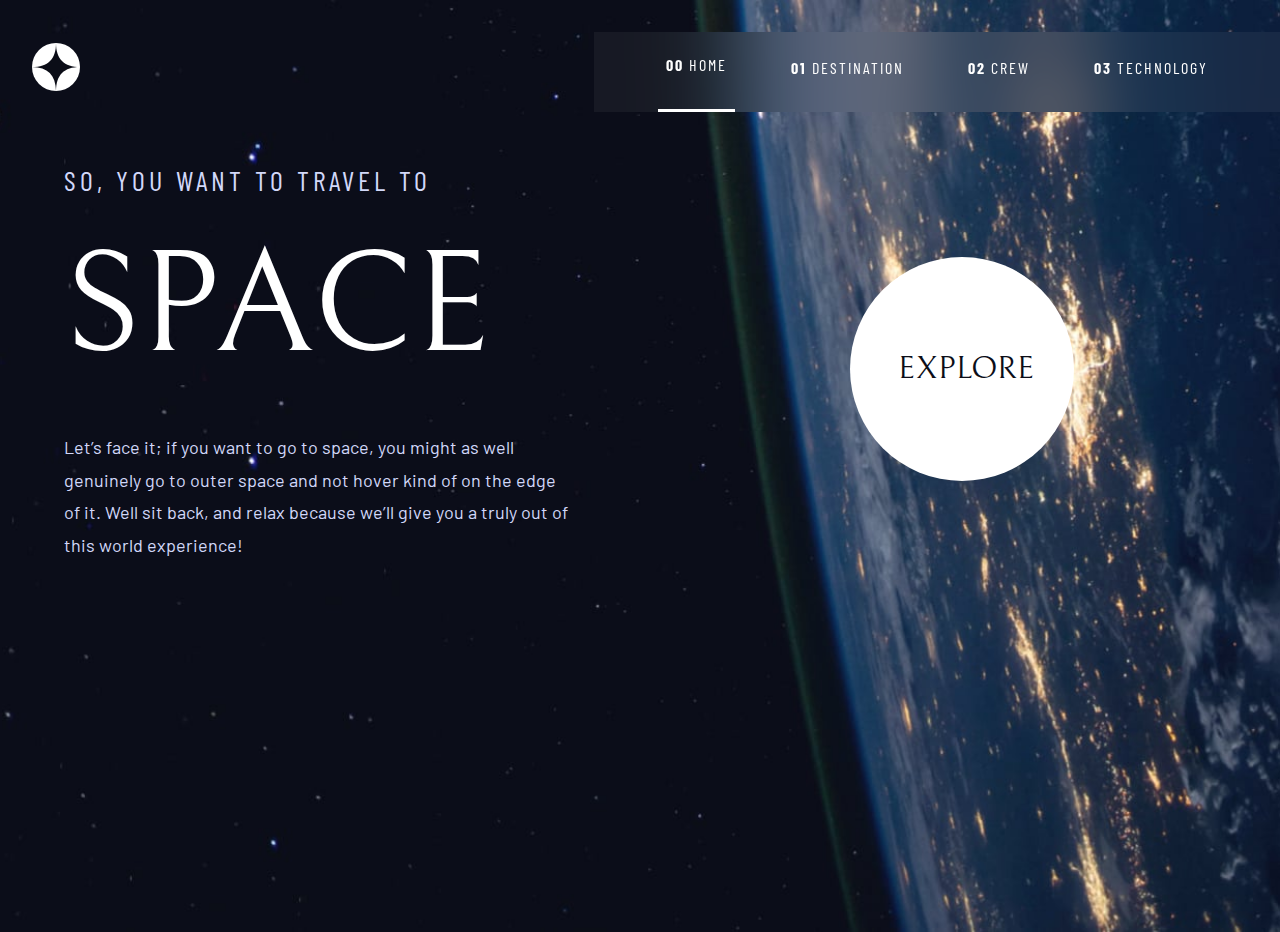
<file: index.html>
<!DOCTYPE html>
<html lang="en">

<head>
  <meta charset="UTF-8">
  <meta name="viewport" content="width=device-width, initial-scale=1.0">

  <link rel="icon" type="image/png" sizes="32x32" href="./assets/favicon-32x32.png">
  <link rel="stylesheet" href="./src/scss/index.css">
  <script src="./src/js/index.js" defer></script>

  <title>Frontend Mentor | Space tourism website</title>
</head>

<body>
  <header>
    <div>
      <img src="./assets/shared/logo.svg" alt="logo">
    </div>
    <div class="mobile_menu" id="menu_hamburger" aria-label="Menu">
      <img src="./assets/shared/icon-hamburger.svg" alt="menu" />
    </div>
    <nav id="nav_menu" class="main-nav" aria-label="Main Navigation">
      <div class="close_menu" id="close_menu" aria-label="Close Menu">
        <img src="./assets/shared/icon-close.svg" alt="close" />
      </div>
      <a id="link-home" data-tab="home" class="nav_link"><b>00</b> Home</a>
      <a id="link-destination" data-tab="destination" class="nav_link"><b>01</b> Destination</a>
      <a id="link-crew" data-tab="crew" class="nav_link"><b>02</b> Crew</a>
      <a id="link-technology" data-tab="technology" class="nav_link"><b>03</b> Technology</a>
    </nav>
  </header>
  <main>
    <section id="home">
      <div class="section__content">
        <p class="home__l1">So, you want to travel to</p>
        <h1 class="home__heading">Space</h1>
        <p class="home__para">Let’s face it; if you want to go to space, you might as well genuinely go to
          outer space and not hover kind of on the edge of it. Well sit back, and relax
          because we’ll give you a truly out of this world experience!</p>
      </div>
      <div>
        <button class="home__btn">Explore</button>
      </div>
    </section>
    <section id="destination">
      <div>
        <h2 class="section__title"><span class="section__index">01</span> Pick your destination</h2>
        <div class="destination__image_container">
          <img id="destination__img" alt="destination">
        </div>
      </div>
      <div class="section__content">
        <nav class="destination__nav" aria-label="Destination Tabs">
          <a data-index="0" class="link-destination">Moon</a>
          <a data-index="1" class="link-destination">Mars</a>
          <a data-index="2" class="link-destination">Europa</a>
          <a data-index="3" class="link-destination">Titan</a>
        </nav>
        <p id="destination__name" class="destination__heading"></p>
        <p id="destination__description" class="destination__para"></p>

        <hr>
        <div class="destination__details">
          <div class="destination__detail">
            <p class="destination__detail_title">Avg. distance</p>
            <p id="destination__distance" class="destination__detail_value"></p>
          </div>
          <div class="destination__detail">
            <p class="destination__detail_title">Est. travel time</p>
            <p id="destination__time" class="destination__detail_value"></p>
          </div>
        </div>
      </div>
    </section>
    <section id="crew">
      <div class="section__content">
        <h2 class="section__title"><span class="section__index">02</span> Meet your crew</h2>
        <div>
          <p id="crew__designation" class="crew__designation"></p>
          <p id="crew__name" class="crew__name"></p>
          <p id="crew__details" class="crew__para"></p>
        </div>
        <div>
          <span data-index="0" class="dot"></span>
          <span data-index="1" class="dot"></span>
          <span data-index="2" class="dot"></span>
          <span data-index="3" class="dot"></span>
        </div>
      </div>
      <div>
        <img id="crew__img" alt="commander">
      </div>
    </section>
    <section id="technology">
      <div class="section__content">
        <h2 class="section__title"><span class="section__index">03</span> Space launch 101</h2>
        <div class="technology__img_mobile">
          <img id="technology__img_mobile" alt="technology">
        </div>
        <div class="technology__content">
          <div class="technology__nav">
            <a data-index="0" class="technology__link">1</a>
            <a data-index="1" class="technology__link">2</a>
            <a data-index="2" class="technology__link">3</a>
          </div>
          <div>
            <p class="crew__designation">The terminology...</p>
            <p id="technology__name" class="crew__name"></p>
            <p id="technology__description"></p>
          </div>
        </div>
      </div>
      <div class="technology__img_desktop">
        <img id="technology__img_desktop" alt="technology">
      </div>
    </section>
  </main>
</body>

</html>
</file>
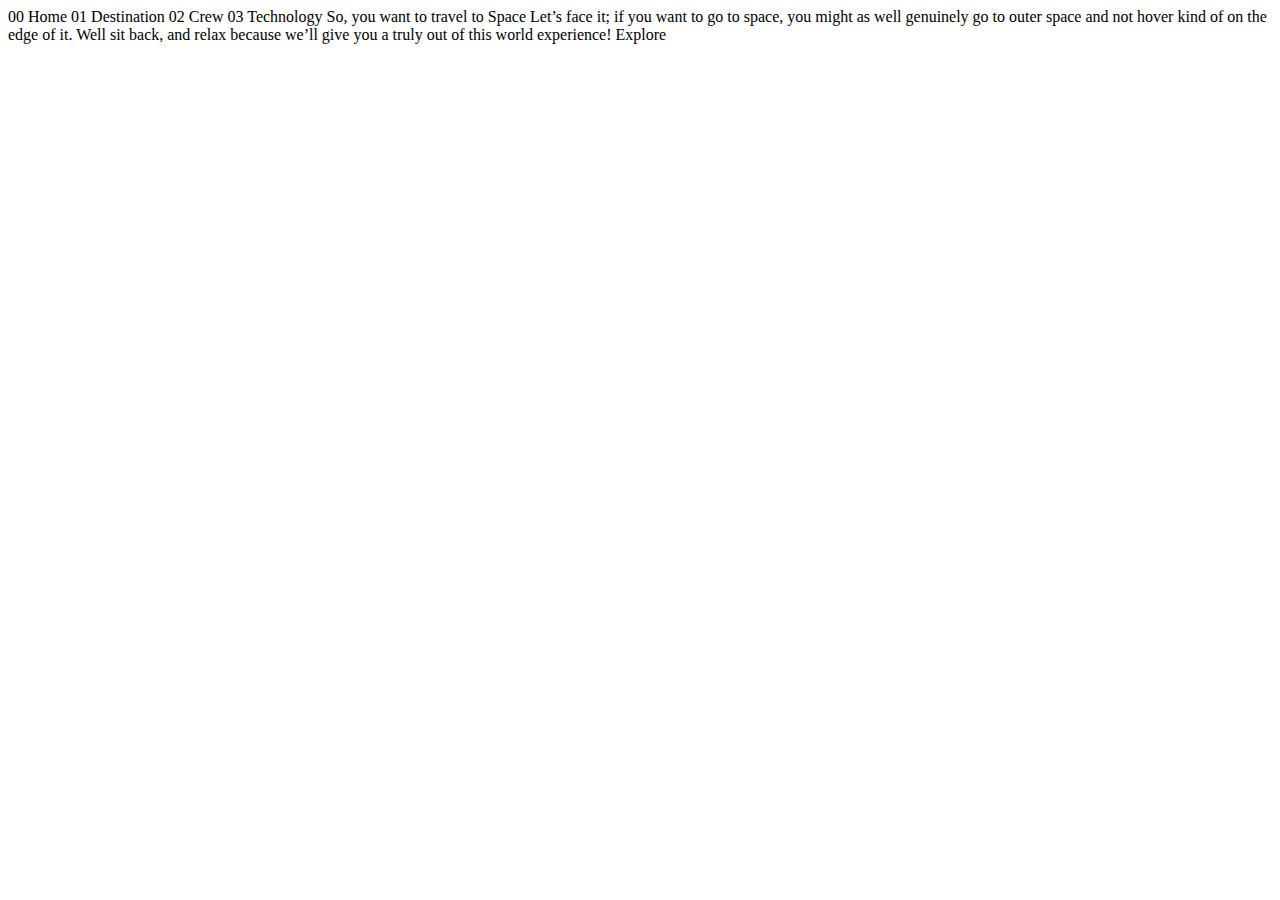
<file: starter-code/index.html>
<!DOCTYPE html>
<html lang="en">

<head>
  <meta charset="UTF-8">
  <meta name="viewport" content="width=device-width, initial-scale=1.0">

  <link rel="icon" type="image/png" sizes="32x32" href="./assets/favicon-32x32.png">

  <title>Frontend Mentor | Space tourism website</title>
</head>

<body>

  00 Home
  01 Destination
  02 Crew
  03 Technology

  So, you want to travel to
  Space
  Let’s face it; if you want to go to space, you might as well genuinely go to
  outer space and not hover kind of on the edge of it. Well sit back, and relax
  because we’ll give you a truly out of this world experience!

  Explore

</body>

</html>
</file>
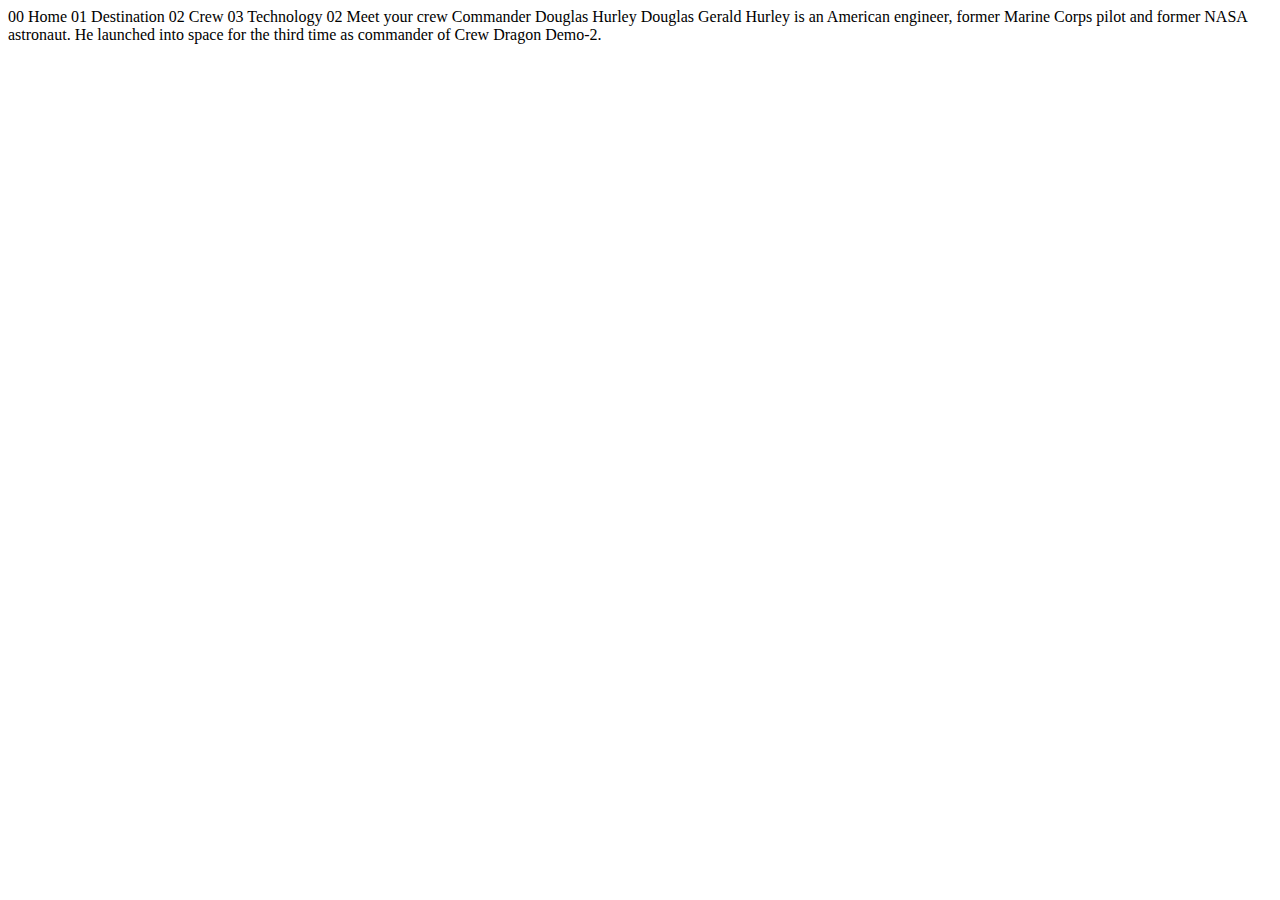
<file: crew-commander.html>
<!DOCTYPE html>
<html lang="en">

<head>
  <meta charset="UTF-8">
  <meta name="viewport" content="width=device-width, initial-scale=1.0">

  <link rel="icon" type="image/png" sizes="32x32" href="./assets/favicon-32x32.png">

  <title>Frontend Mentor | Space tourism website</title>
</head>

<body>

  00 Home
  01 Destination
  02 Crew
  03 Technology

  02 Meet your crew

  Commander
  Douglas Hurley

  Douglas Gerald Hurley is an American engineer, former Marine Corps pilot
  and former NASA astronaut. He launched into space for the third time as
  commander of Crew Dragon Demo-2.
</body>

</html>
</file>
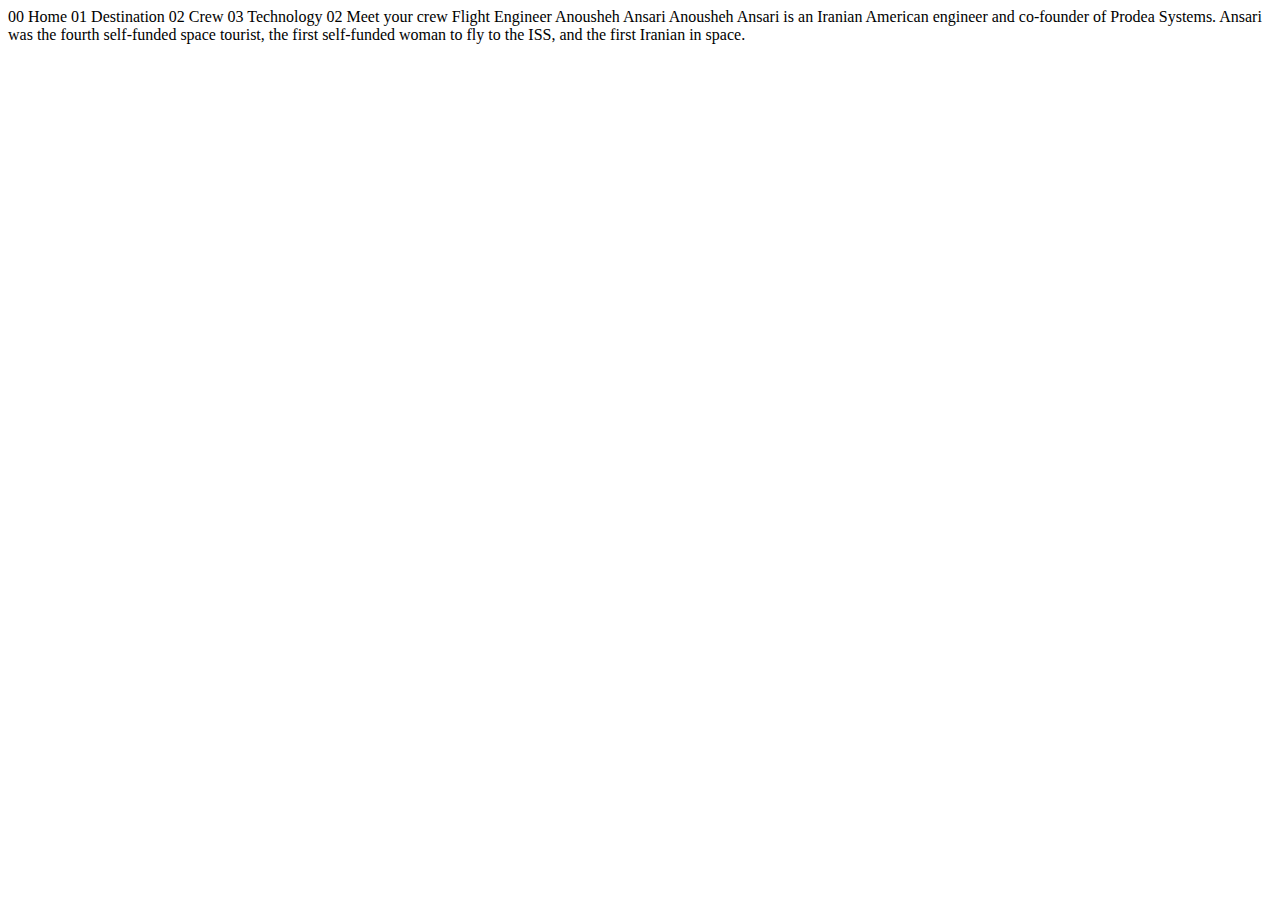
<file: crew-engineer.html>
<!DOCTYPE html>
<html lang="en">

<head>
  <meta charset="UTF-8">
  <meta name="viewport" content="width=device-width, initial-scale=1.0">

  <link rel="icon" type="image/png" sizes="32x32" href="./assets/favicon-32x32.png">

  <title>Frontend Mentor | Space tourism website</title>
</head>

<body>

  00 Home
  01 Destination
  02 Crew
  03 Technology

  02 Meet your crew

  Flight Engineer
  Anousheh Ansari

  Anousheh Ansari is an Iranian American engineer and co-founder of Prodea Systems.
  Ansari was the fourth self-funded space tourist, the first self-funded woman to
  fly to the ISS, and the first Iranian in space.
</body>

</html>
</file>
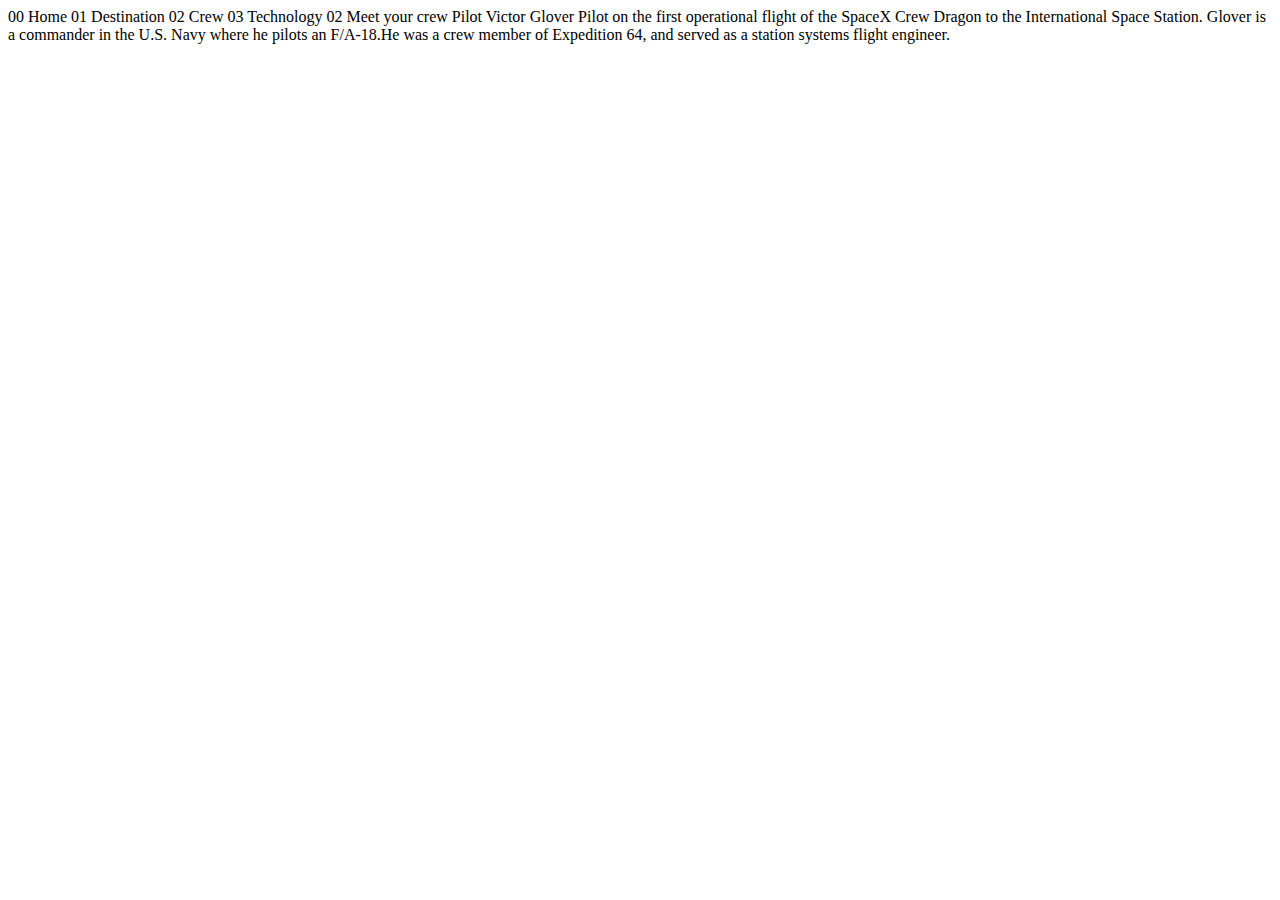
<file: crew-pilot.html>
<!DOCTYPE html>
<html lang="en">

<head>
  <meta charset="UTF-8">
  <meta name="viewport" content="width=device-width, initial-scale=1.0">

  <link rel="icon" type="image/png" sizes="32x32" href="./assets/favicon-32x32.png">

  <title>Frontend Mentor | Space tourism website</title>
</head>

<body>

  00 Home
  01 Destination
  02 Crew
  03 Technology

  02 Meet your crew

  Pilot
  Victor Glover

  Pilot on the first operational flight of the SpaceX Crew Dragon to the
  International Space Station. Glover is a commander in the U.S. Navy where
  he pilots an F/A-18.He was a crew member of Expedition 64, and served as a
  station systems flight engineer.
</body>

</html>
</file>
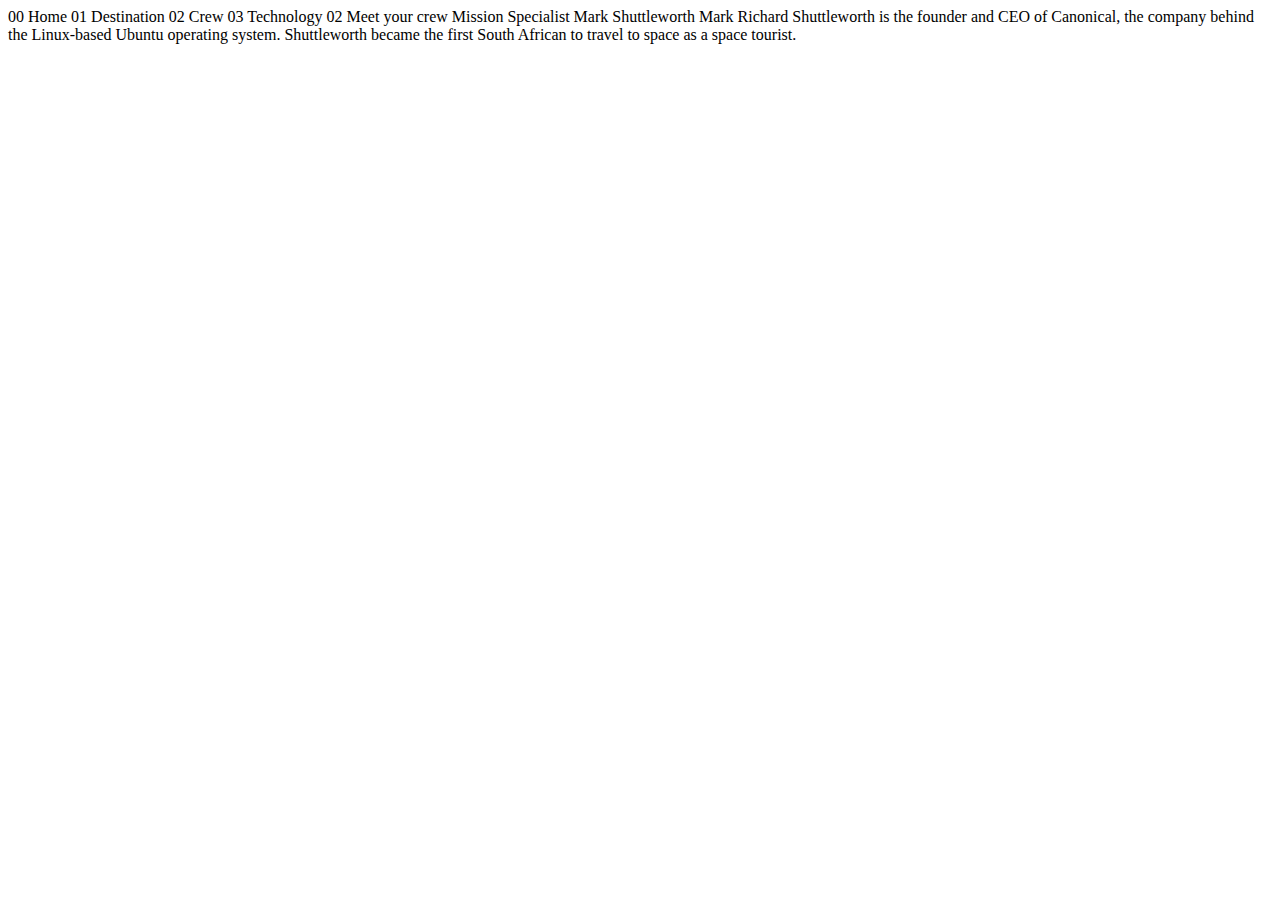
<file: crew-specialist.html>
<!DOCTYPE html>
<html lang="en">

<head>
  <meta charset="UTF-8">
  <meta name="viewport" content="width=device-width, initial-scale=1.0">

  <link rel="icon" type="image/png" sizes="32x32" href="./assets/favicon-32x32.png">

  <title>Frontend Mentor | Space tourism website</title>
</head>

<body>

  00 Home
  01 Destination
  02 Crew
  03 Technology

  02 Meet your crew

  Mission Specialist
  Mark Shuttleworth

  Mark Richard Shuttleworth is the founder and CEO of Canonical, the company behind
  the Linux-based Ubuntu operating system. Shuttleworth became the first South
  African to travel to space as a space tourist.
</body>

</html>
</file>
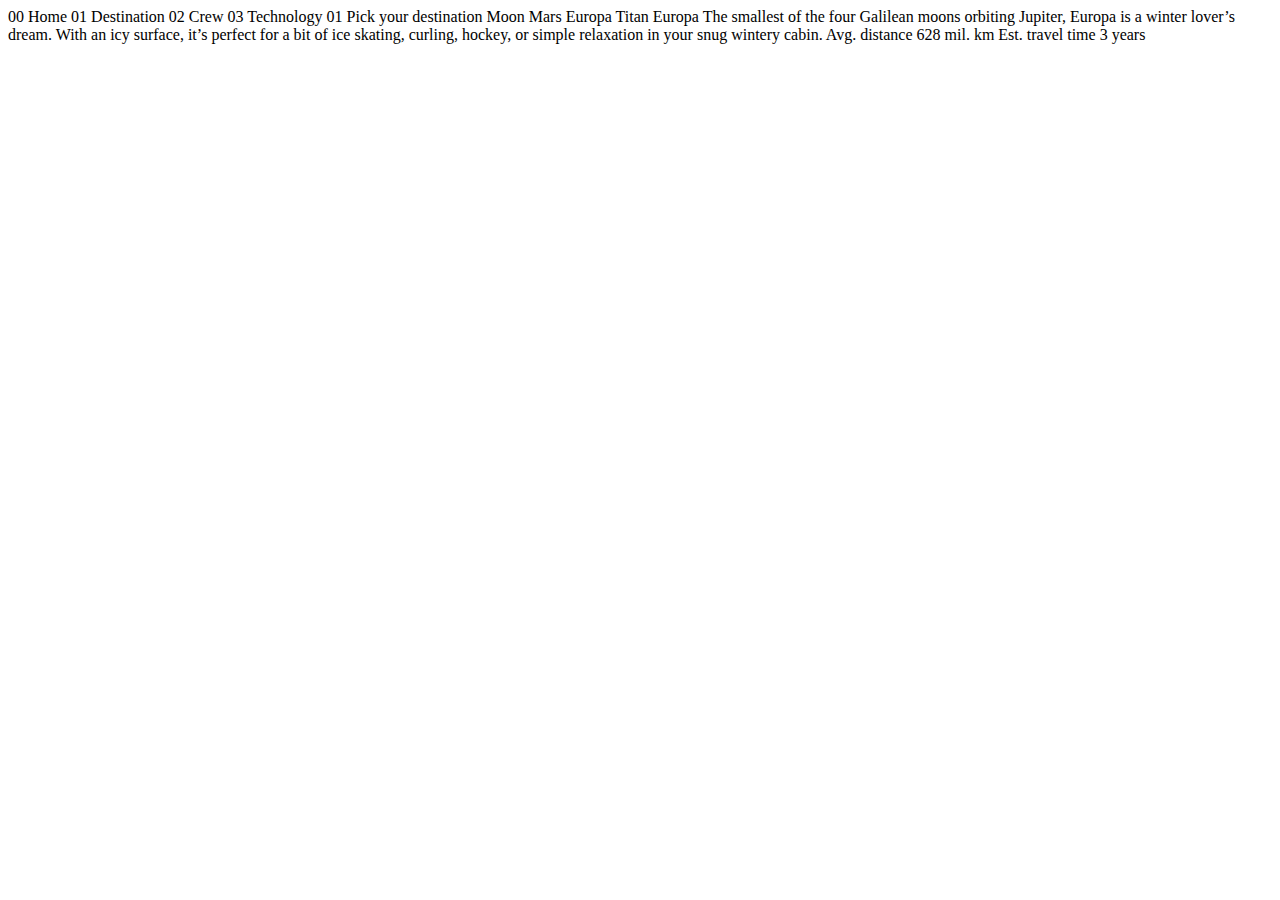
<file: destination-europa.html>
<!DOCTYPE html>
<html lang="en">

<head>
  <meta charset="UTF-8">
  <meta name="viewport" content="width=device-width, initial-scale=1.0">

  <link rel="icon" type="image/png" sizes="32x32" href="./assets/favicon-32x32.png">

  <title>Frontend Mentor | Space tourism website</title>
</head>

<body>

  00 Home
  01 Destination
  02 Crew
  03 Technology

  01 Pick your destination

  Moon
  Mars
  Europa
  Titan

  Europa

  The smallest of the four Galilean moons orbiting Jupiter, Europa is a
  winter lover’s dream. With an icy surface, it’s perfect for a bit of
  ice skating, curling, hockey, or simple relaxation in your snug
  wintery cabin.

  Avg. distance
  628 mil. km

  Est. travel time
  3 years
</body>

</html>
</file>
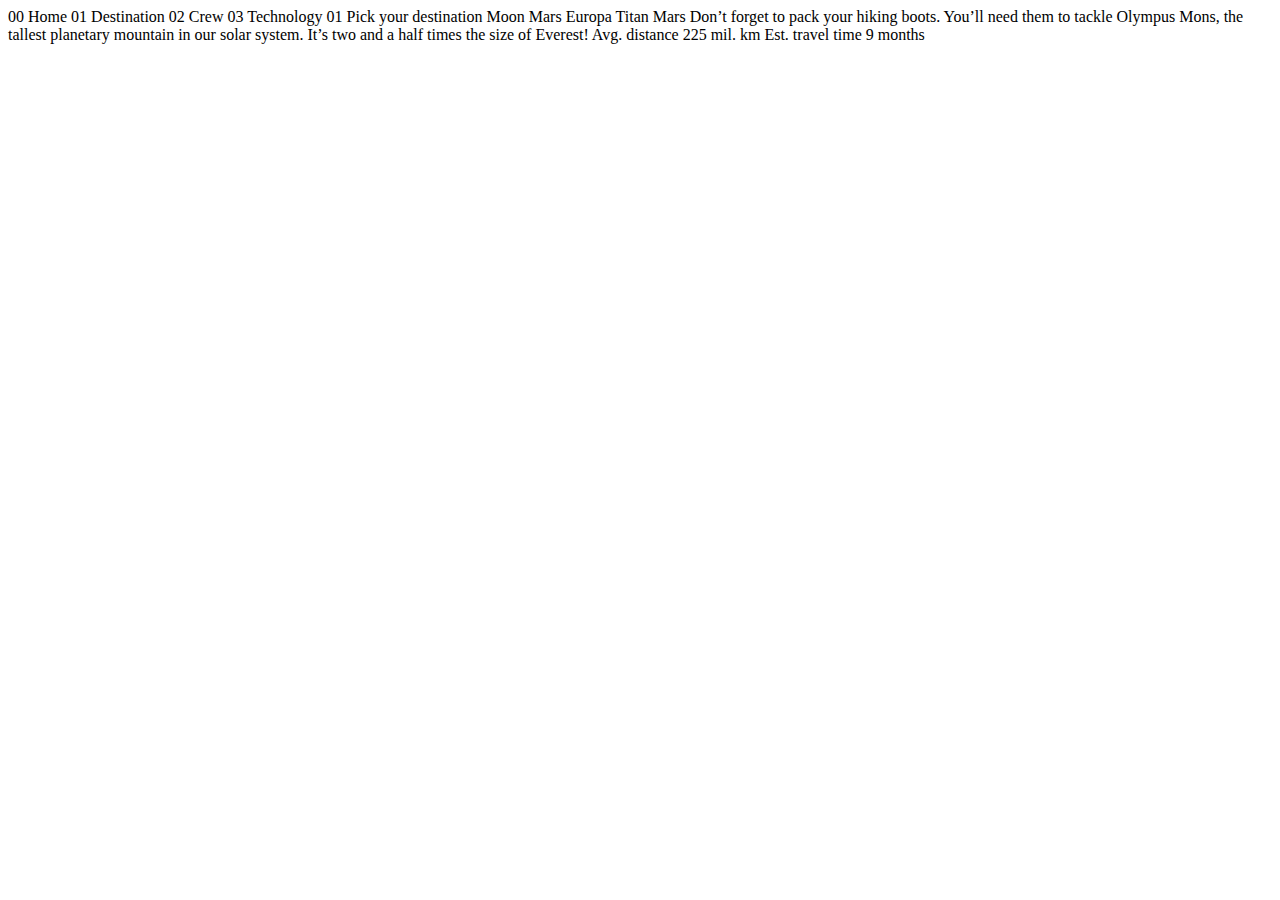
<file: destination-mars.html>
<!DOCTYPE html>
<html lang="en">

<head>
  <meta charset="UTF-8">
  <meta name="viewport" content="width=device-width, initial-scale=1.0">

  <link rel="icon" type="image/png" sizes="32x32" href="./assets/favicon-32x32.png">

  <title>Frontend Mentor | Space tourism website</title>
</head>

<body>

  00 Home
  01 Destination
  02 Crew
  03 Technology

  01 Pick your destination

  Moon
  Mars
  Europa
  Titan

  Mars

  Don’t forget to pack your hiking boots. You’ll need them to tackle Olympus Mons,
  the tallest planetary mountain in our solar system. It’s two and a half times
  the size of Everest!

  Avg. distance
  225 mil. km

  Est. travel time
  9 months
</body>

</html>
</file>
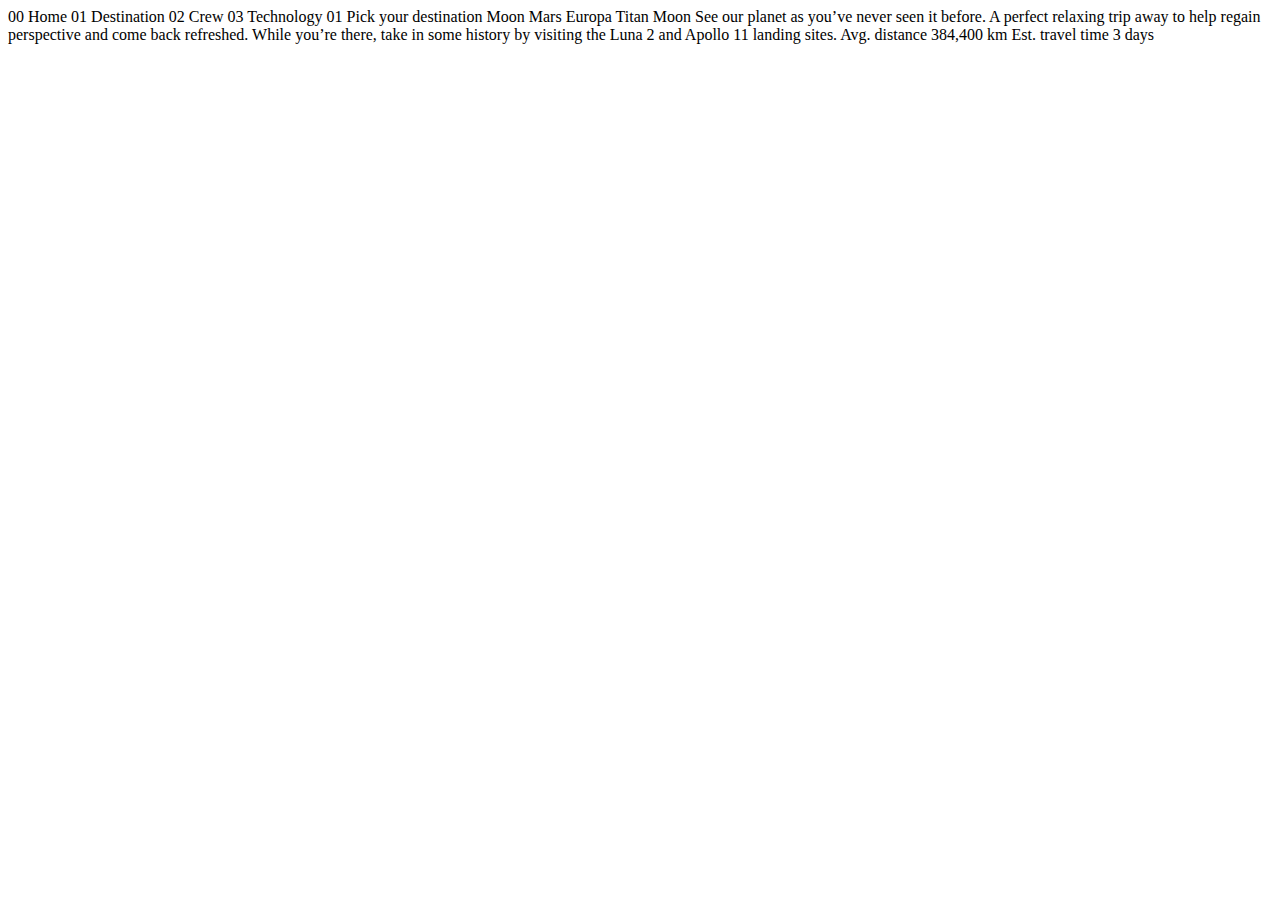
<file: destination-moon.html>
<!DOCTYPE html>
<html lang="en">

<head>
  <meta charset="UTF-8">
  <meta name="viewport" content="width=device-width, initial-scale=1.0">

  <link rel="icon" type="image/png" sizes="32x32" href="./assets/favicon-32x32.png">

  <title>Frontend Mentor | Space tourism website</title>
</head>

<body>

  00 Home
  01 Destination
  02 Crew
  03 Technology

  01 Pick your destination

  Moon
  Mars
  Europa
  Titan

  Moon

  See our planet as you’ve never seen it before. A perfect relaxing trip away to help
  regain perspective and come back refreshed. While you’re there, take in some history
  by visiting the Luna 2 and Apollo 11 landing sites.

  Avg. distance
  384,400 km

  Est. travel time
  3 days
</body>

</html>
</file>
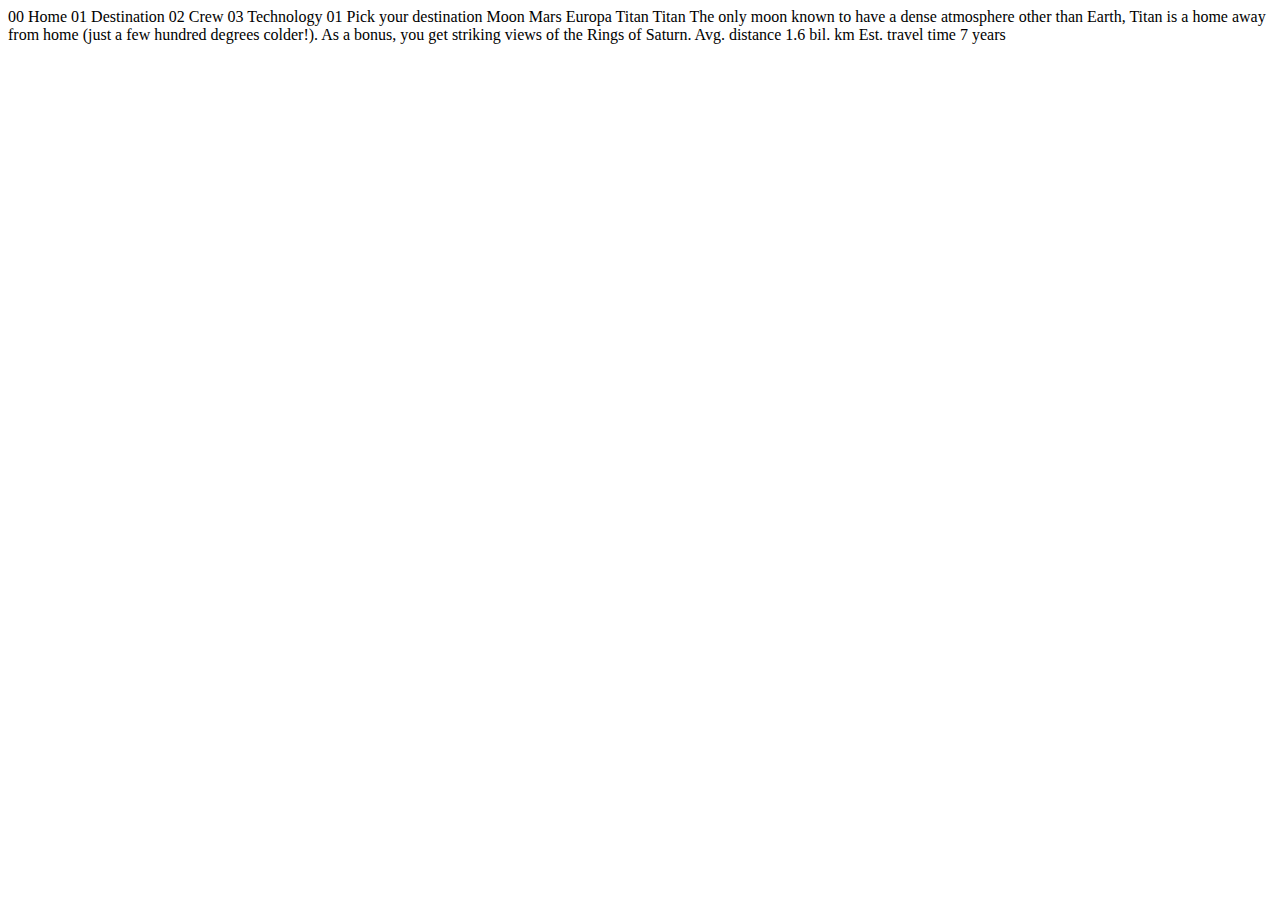
<file: destination-titan.html>
<!DOCTYPE html>
<html lang="en">

<head>
  <meta charset="UTF-8">
  <meta name="viewport" content="width=device-width, initial-scale=1.0">

  <link rel="icon" type="image/png" sizes="32x32" href="./assets/favicon-32x32.png">

  <title>Frontend Mentor | Space tourism website</title>
</head>

<body>

  00 Home
  01 Destination
  02 Crew
  03 Technology

  01 Pick your destination

  Moon
  Mars
  Europa
  Titan

  Titan

  The only moon known to have a dense atmosphere other than Earth, Titan
  is a home away from home (just a few hundred degrees colder!). As a
  bonus, you get striking views of the Rings of Saturn.

  Avg. distance
  1.6 bil. km

  Est. travel time
  7 years
</body>

</html>
</file>
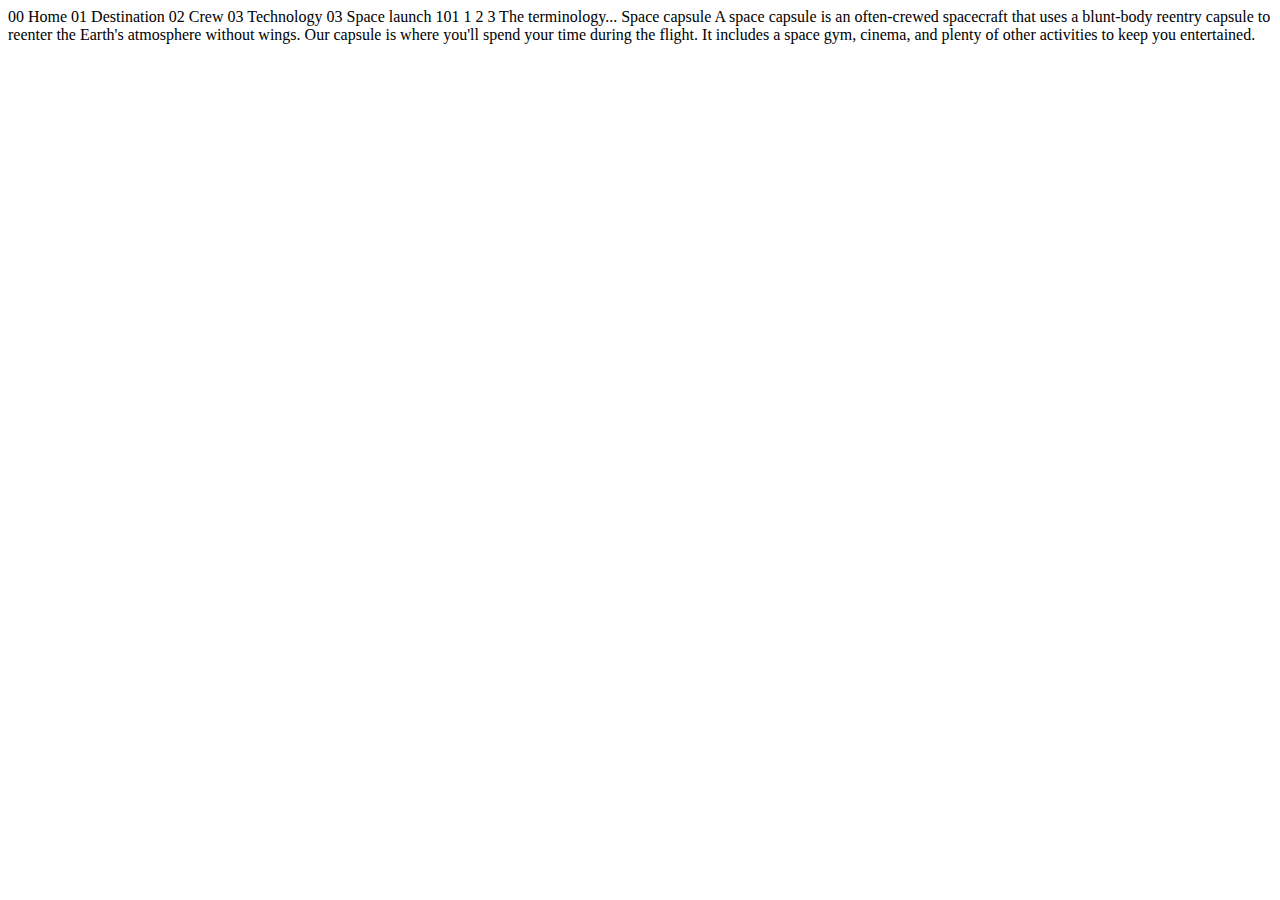
<file: technology-capsule.html>
<!DOCTYPE html>
<html lang="en">

<head>
  <meta charset="UTF-8">
  <meta name="viewport" content="width=device-width, initial-scale=1.0">

  <link rel="icon" type="image/png" sizes="32x32" href="./assets/favicon-32x32.png">

  <title>Frontend Mentor | Space tourism website</title>
</head>

<body>

  00 Home
  01 Destination
  02 Crew
  03 Technology

  03 Space launch 101

  1
  2
  3

  The terminology...
  Space capsule

  A space capsule is an often-crewed spacecraft that uses a blunt-body reentry
  capsule to reenter the Earth's atmosphere without wings. Our capsule is where
  you'll spend your time during the flight. It includes a space gym, cinema,
  and plenty of other activities to keep you entertained.
</body>

</html>
</file>
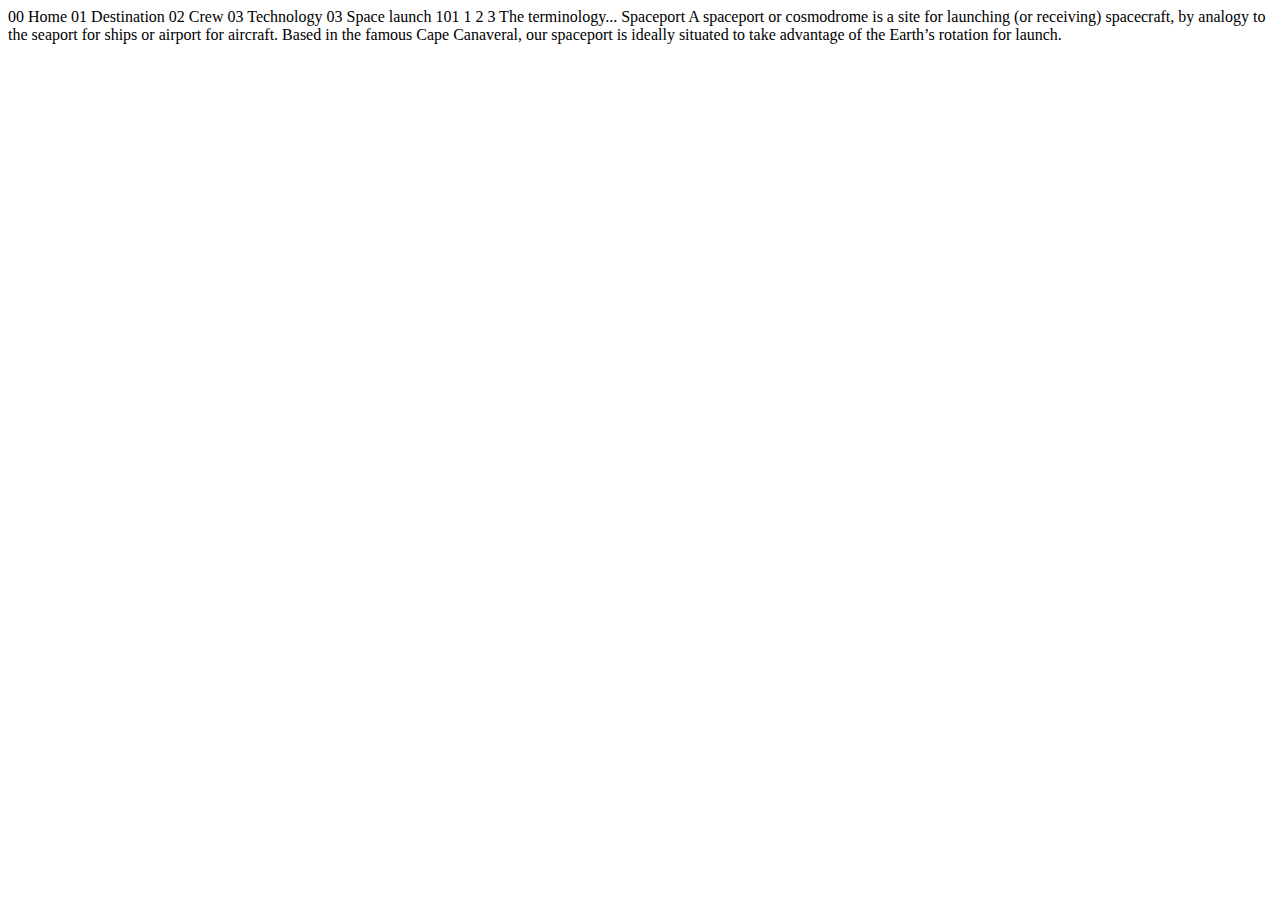
<file: technology-spaceport.html>
<!DOCTYPE html>
<html lang="en">

<head>
  <meta charset="UTF-8">
  <meta name="viewport" content="width=device-width, initial-scale=1.0">

  <link rel="icon" type="image/png" sizes="32x32" href="./assets/favicon-32x32.png">

  <title>Frontend Mentor | Space tourism website</title>
</head>

<body>

  00 Home
  01 Destination
  02 Crew
  03 Technology

  03 Space launch 101

  1
  2
  3

  The terminology...
  Spaceport

  A spaceport or cosmodrome is a site for launching (or receiving) spacecraft,
  by analogy to the seaport for ships or airport for aircraft. Based in the
  famous Cape Canaveral, our spaceport is ideally situated to take advantage
  of the Earth’s rotation for launch.
</body>

</html>
</file>
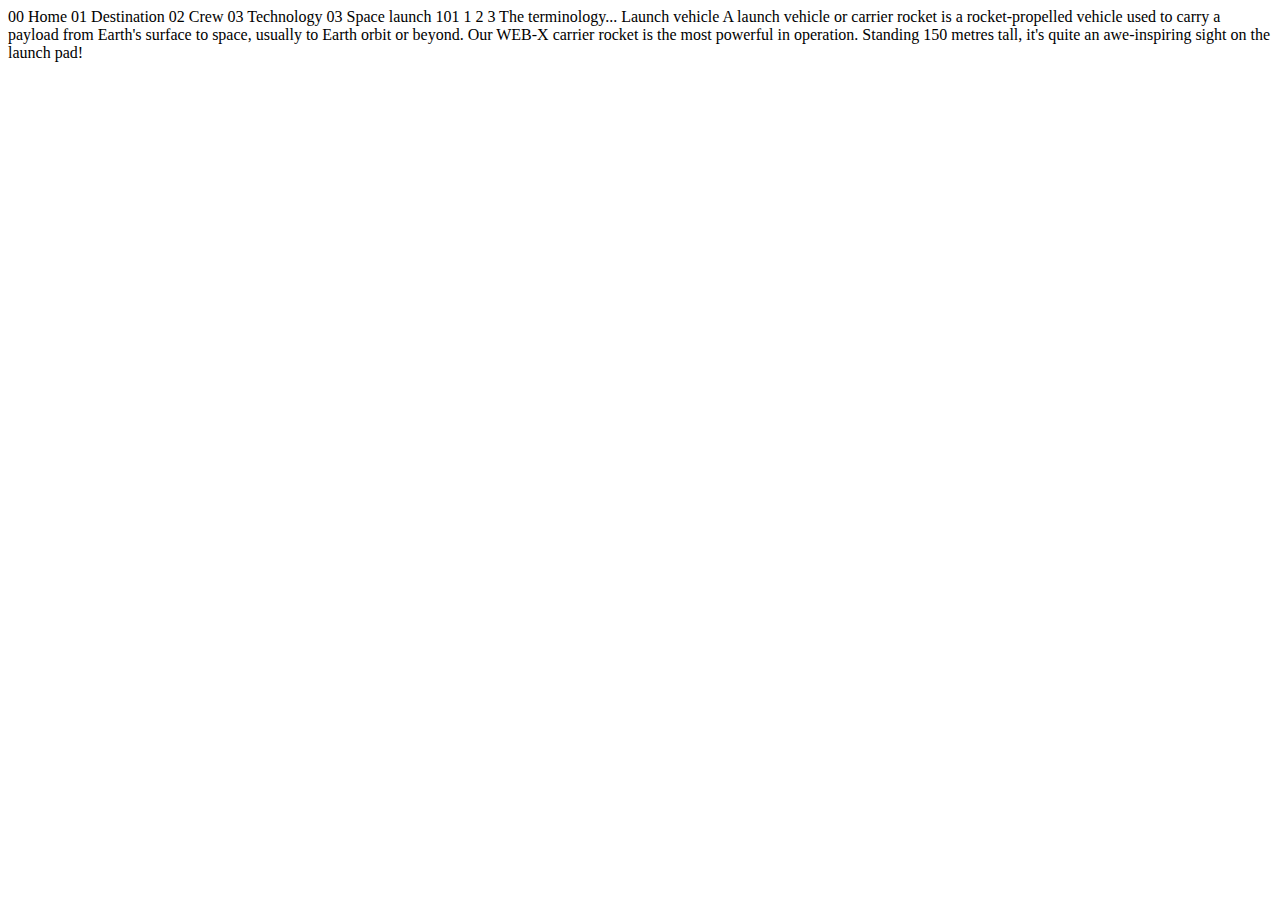
<file: technology-vehicle.html>
<!DOCTYPE html>
<html lang="en">

<head>
  <meta charset="UTF-8">
  <meta name="viewport" content="width=device-width, initial-scale=1.0">

  <link rel="icon" type="image/png" sizes="32x32" href="./assets/favicon-32x32.png">

  <title>Frontend Mentor | Space tourism website</title>
</head>

<body>

  00 Home
  01 Destination
  02 Crew
  03 Technology

  03 Space launch 101

  1
  2
  3

  The terminology...
  Launch vehicle

  A launch vehicle or carrier rocket is a rocket-propelled vehicle used to carry a
  payload from Earth's surface to space, usually to Earth orbit or beyond. Our
  WEB-X carrier rocket is the most powerful in operation. Standing 150 metres tall,
  it's quite an awe-inspiring sight on the launch pad!
</body>

</html>
</file>
<file: src/scss/index.css>
@import 'https://fonts.googleapis.com/css2?family=Barlow+Condensed:ital,wght@0,100;0,200;0,300;0,400;0,500;0,600;0,700;0,800;0,900;1,100;1,200;1,300;1,400;1,500;1,600;1,700;1,800;1,900&family=Barlow:ital,wght@0,100;0,200;0,300;0,400;0,500;0,600;0,700;0,800;0,900;1,100;1,200;1,300;1,400;1,500;1,600;1,700;1,800;1,900&family=Bellefair&display=swap';
* {
  margin: 0;
  padding: 0;
  box-sizing: border-box;
}

body {
  font-family: "Barlow", sans-serif;
  font-size: 18px;
  line-height: 180%;
  font-weight: 400;
  font-style: normal;
  color: hsl(231, 77%, 90%);
  background-repeat: no-repeat;
  background-size: cover;
  background-position: center;
  min-height: 100vh;
  transition: all 0.5s ease;
}
@media (max-width: 1024px) {
  body {
    text-align: center;
  }
}
@media (max-width: 640px) {
  body {
    font-size: 15px;
    text-align: center;
  }
}

header {
  display: flex;
  justify-content: space-between;
  align-items: center;
  margin-top: 32px;
  margin-left: 32px;
}
header .mobile_menu {
  display: none;
  margin-right: 32px;
}
@media (max-width: 640px) {
  header .mobile_menu {
    display: block;
  }
}

nav {
  display: flex;
  flex-direction: row;
  gap: 48px;
  position: relative;
}
@media (max-width: 1024px) {
  nav {
    gap: 32px;
    padding: 0px 32px;
  }
}
nav a {
  font-family: "Barlow Condensed", sans-serif;
  font-size: 16px;
  letter-spacing: 2px;
  text-transform: uppercase;
  font-style: normal;
  font-weight: 400;
  line-height: 19.2%;
  cursor: pointer;
  padding: 8px;
  display: inline-block;
  position: relative;
  text-align: center;
  transition: all 0.3s ease;
}
nav a::after {
  display: block;
  content: "";
  border-bottom: solid 3px hsla(0, 0%, 100%, 0.5);
  transform: scaleX(0);
  margin-top: 32px;
  transition: transform 250ms ease-in-out;
}
nav a:hover::after {
  transform: scaleX(1);
}
@media (max-width: 640px) {
  nav a::after {
    border-bottom: none;
  }
}

.main-nav {
  justify-content: flex-end;
  align-items: flex-end;
  color: hsl(0, 0%, 100%);
  padding: 0px 64px;
  height: 80px;
  background: hsla(0, 0%, 100%, 0.05);
  -webkit-backdrop-filter: blur(40px);
          backdrop-filter: blur(40px);
  /* Note: backdrop-filter has minimal browser support */
}
.main-nav .close_menu {
  display: none;
  position: absolute;
  padding: 32px;
  right: 0;
  top: 0;
}
@media (max-width: 640px) {
  .main-nav .close_menu {
    display: block;
  }
}
.main-nav .active-link {
  border-bottom: solid 3px hsl(0, 0%, 100%);
}
@media (max-width: 640px) {
  .main-nav .active-link {
    border-bottom: none;
    border-right: solid 3px hsl(0, 0%, 100%);
  }
}
@media (max-width: 640px) {
  .main-nav {
    flex-direction: column;
    justify-content: center;
    align-items: flex-start;
    padding: 16px;
    right: 0;
    top: 0;
    z-index: 10;
    position: fixed;
    width: 0%;
    height: 100%;
    transform: translateX(100%);
    transition: all 0.5s ease-in-out;
  }
  .main-nav.active {
    transform: translateX(0);
    width: 50%;
  }
}

section {
  display: grid;
  grid-template-columns: repeat(2, 1fr);
  gap: 8px;
  place-items: center;
  height: 100%;
  width: 100%;
}
@media (max-width: 1024px) {
  section {
    display: flex;
    flex-direction: column;
    align-items: center;
    justify-content: center;
  }
}
@media (max-width: 640px) {
  section {
    display: flex;
    flex-direction: column;
    align-items: center;
    justify-content: center;
  }
}

.hidden {
  display: none;
}

.section__title {
  font-family: "Barlow Condensed", sans-serif;
  font-size: 28px;
  letter-spacing: 4px;
  text-transform: uppercase;
  font-style: normal;
  font-weight: 400;
  line-height: 33.6%;
  color: hsl(0, 0%, 100%);
  padding: 32px 0px;
  justify-self: flex-start;
}
@media (max-width: 1024px) {
  .section__title {
    text-align: center;
  }
}
@media (max-width: 640px) {
  .section__title {
    font-size: 16px;
    letter-spacing: 0.15em;
    line-height: 19px;
    text-align: center;
  }
}

.section__content {
  display: flex;
  flex-direction: column;
  justify-content: space-between;
  align-items: flex-start;
  padding: 64px;
  width: 100%;
  height: 100%;
}
@media (max-width: 1024px) {
  .section__content {
    padding: 64px;
    align-items: center;
  }
}
@media (max-width: 640px) {
  .section__content {
    padding: 48px;
    align-items: center;
  }
}

.section__index {
  opacity: 0.5;
}

button {
  all: unset;
  cursor: pointer;
}

hr {
  border: none;
  border-top: 1px solid hsl(0, 0%, 59.2%);
  width: 100%;
}

.home__background {
  background-image: url("./../../assets/home/background-home-desktop.jpg");
}
@media (max-width: 1024px) {
  .home__background {
    background-image: url("./../../assets/home/background-home-tablet.jpg");
  }
}
@media (max-width: 640px) {
  .home__background {
    background-image: url("./../../assets/home/background-home-mobile.jpg");
  }
}

.home__l1 {
  font-family: "Barlow Condensed", sans-serif;
  font-size: 28px;
  letter-spacing: 4px;
  text-transform: uppercase;
  font-style: normal;
  font-weight: 400;
  line-height: 33.6%;
}
@media (max-width: 1024px) {
  .home__l1 {
    text-align: center;
  }
}
@media (max-width: 640px) {
  .home__l1 {
    font-size: 16px;
    letter-spacing: 0.15em;
    line-height: 19px;
    text-align: center;
  }
}

.home__heading {
  font-family: "Bellefair", serif;
  font-size: 144px;
  text-transform: uppercase;
  font-style: normal;
  font-weight: 400;
  line-height: 171.9%;
  color: hsl(0, 0%, 100%);
}
@media (max-width: 1024px) {
  .home__heading {
    text-align: center;
  }
}
@media (max-width: 640px) {
  .home__heading {
    font-size: 80px;
    line-height: 92px;
    text-align: center;
  }
}

.home__btn {
  font-family: "Bellefair", serif;
  font-size: 32px;
  text-transform: uppercase;
  font-style: normal;
  font-weight: 400;
  line-height: 36.7%;
  display: block;
  width: 128px;
  height: 128px;
  color: hsl(230, 35%, 7%);
  background-color: hsl(0, 0%, 100%);
  padding: 48px;
  border-radius: 50%;
  box-shadow: 0 0 0 0 hsl(0, 0%, 100%);
  transition: all 0.3s ease;
}
@media (max-width: 1024px) {
  .home__btn {
    text-align: center;
  }
}
@media (max-width: 640px) {
  .home__btn {
    font-size: 18px;
    line-height: 21px;
    text-align: center;
  }
}
.home__btn:hover {
  box-shadow: 0 0 0 40px hsla(0, 0%, 100%, 0.1);
  color: hsl(0, 0%, 59.2%);
}
@media (max-width: 640px) {
  .home__btn {
    width: 80px;
    height: 80px;
    padding: 24px;
  }
}

.destination__background {
  background-image: url("./../../assets/destination/background-destination-desktop.jpg");
}
@media (max-width: 1024px) {
  .destination__background {
    background-image: url("./../../assets/destination/background-destination-tablet.jpg");
  }
}
@media (max-width: 640px) {
  .destination__background {
    background-image: url("./../../assets/destination/background-destination-mobile.jpg");
  }
}

.destination__heading {
  font-family: "Bellefair", serif;
  font-size: 100px;
  text-transform: uppercase;
  font-style: normal;
  font-weight: 400;
  line-height: 114.6%;
  color: hsl(0, 0%, 100%);
  padding: 16px 0px;
}
@media (max-width: 1024px) {
  .destination__heading {
    text-align: center;
  }
}
@media (max-width: 640px) {
  .destination__heading {
    font-size: 56px;
    line-height: 64px;
    text-align: center;
  }
}

.destination__details {
  display: flex;
  justify-content: space-between;
  align-items: center;
  padding: 16px 0px;
  width: 100%;
}
@media (max-width: 640px) {
  .destination__details {
    flex-direction: column;
    justify-content: center;
    align-items: center;
  }
}

.destination__detail {
  display: flex;
  flex-direction: column;
}

.destination__detail_title {
  font-family: "Barlow Condensed", sans-serif;
  font-size: 14px;
  letter-spacing: 2px;
  text-transform: uppercase;
  font-style: normal;
  font-weight: 400;
  line-height: 16.8%;
  padding: 16px 0px;
}
@media (max-width: 1024px) {
  .destination__detail_title {
    text-align: center;
  }
}
@media (max-width: 640px) {
  .destination__detail_title {
    font-size: 14px;
    line-height: 17px;
    text-align: center;
  }
}

.destination__detail_value {
  font-family: "Bellefair", serif;
  font-size: 28px;
  text-transform: uppercase;
  font-style: normal;
  font-weight: 400;
  line-height: 32.1%;
  color: hsl(0, 0%, 100%);
  padding: 16px 0px;
}
@media (max-width: 1024px) {
  .destination__detail_value {
    text-align: center;
  }
}
@media (max-width: 640px) {
  .destination__detail_value {
    font-size: 28px;
    line-height: 32px;
    text-align: center;
  }
}

.destination__nav .active-destination {
  border-bottom: solid 3px hsl(0, 0%, 100%);
  color: hsl(0, 0%, 100%);
}
.destination__nav a {
  display: inline-block;
  position: relative;
  text-align: center;
  transition: all 0.3s ease;
}
.destination__nav a::after {
  display: block;
  content: "";
  border-bottom: solid 3px hsla(0, 0%, 100%, 0.5);
  transform: scaleX(0);
  margin-top: 16px;
  transition: transform 250ms ease-in-out;
}
.destination__nav a:hover::after {
  transform: scaleX(1);
}
@media (max-width: 640px) {
  .destination__nav a::after {
    border-bottom: none;
  }
}

.destination__para {
  padding: 16px 0px;
}

.crew__background {
  background-image: url("./../../assets/crew/background-crew-desktop.jpg");
}
@media (max-width: 1024px) {
  .crew__background {
    background-image: url("./../../assets/crew/background-crew-tablet.jpg");
  }
}
@media (max-width: 640px) {
  .crew__background {
    background-image: url("./../../assets/crew/background-crew-mobile.jpg");
  }
}

.crew__designation {
  font-family: "Bellefair", serif;
  font-size: 32px;
  text-transform: uppercase;
  font-style: normal;
  font-weight: 400;
  line-height: 36.7%;
  color: hsl(0, 0%, 100%);
  opacity: 0.5;
}
@media (max-width: 1024px) {
  .crew__designation {
    text-align: center;
  }
}
@media (max-width: 640px) {
  .crew__designation {
    font-size: 18px;
    line-height: 21px;
    text-align: center;
  }
}

.crew__name {
  font-family: "Bellefair", serif;
  font-size: 56px;
  text-transform: uppercase;
  font-style: normal;
  font-weight: 400;
  line-height: 64.2%;
  color: hsl(0, 0%, 100%);
  padding: 32px 0px;
}
@media (max-width: 1024px) {
  .crew__name {
    text-align: center;
  }
}
@media (max-width: 640px) {
  .crew__name {
    font-size: 24px;
    line-height: 28px;
    text-align: center;
  }
}

.dot {
  justify-self: flex-end;
  cursor: pointer;
  height: 12px;
  width: 12px;
  margin-right: 24px;
  background-color: hsl(0, 0%, 59.2%);
  border-radius: 50%;
  display: inline-block;
  transition: background-color 0.6s ease;
}
.dot:hover {
  background-color: hsl(231, 77%, 90%);
}

.active__crew {
  background-color: hsl(0, 0%, 100%);
}

.technology__background {
  background-image: url("./../../assets/technology/background-technology-desktop.jpg");
}
@media (max-width: 1024px) {
  .technology__background {
    background-image: url("./../../assets/technology/background-technology-tablet.jpg");
  }
}
@media (max-width: 640px) {
  .technology__background {
    background-image: url("./../../assets/technology/background-technology-mobile.jpg");
  }
}

.technology__content {
  display: flex;
  justify-content: space-between;
  align-items: center;
}
@media (max-width: 1024px) {
  .technology__content {
    flex-direction: column;
    justify-content: center;
    align-items: center;
  }
}
@media (max-width: 640px) {
  .technology__content {
    flex-direction: column;
    justify-content: center;
    align-items: center;
  }
}

.technology__nav {
  font-family: "Bellefair", serif;
  font-size: 32px;
  text-transform: uppercase;
  font-style: normal;
  font-weight: 400;
  line-height: 36.7%;
  margin-right: 64px;
  display: flex;
  flex-direction: column;
}
@media (max-width: 1024px) {
  .technology__nav {
    text-align: center;
  }
}
@media (max-width: 640px) {
  .technology__nav {
    font-size: 18px;
    line-height: 21px;
    text-align: center;
  }
}
@media (max-width: 1024px) {
  .technology__nav {
    margin: 40px;
    flex-direction: row;
  }
}
@media (max-width: 640px) {
  .technology__nav {
    margin: 32px;
    flex-direction: row;
  }
}
.technology__nav a {
  display: block;
  cursor: pointer;
  width: 80px;
  height: 80px;
  color: hsl(0, 0%, 100%);
  padding: 32px;
  border-radius: 50%;
  border: 1px solid hsla(0, 0%, 100%, 0.5);
  margin: 16px 0px;
  text-align: center;
  transition: all 0.3s ease;
}
@media (max-width: 1024px) {
  .technology__nav a {
    margin: 0px 16px;
  }
}
@media (max-width: 640px) {
  .technology__nav a {
    margin: 0px 16px;
  }
}
.technology__nav a:hover {
  background-color: hsl(231, 77%, 90%);
  color: hsl(230, 35%, 7%);
}
.technology__nav .active-technology {
  background-color: hsl(0, 0%, 100%);
  color: hsl(230, 35%, 7%);
}

.technology__img_mobile {
  display: none;
}
@media (max-width: 1024px) {
  .technology__img_mobile {
    display: block;
  }
}
@media (max-width: 640px) {
  .technology__img_mobile {
    display: block;
  }
}

.technology__img_desktop {
  display: block;
}
@media (max-width: 1024px) {
  .technology__img_desktop {
    display: none;
  }
}
@media (max-width: 640px) {
  .technology__img_desktop {
    display: none;
  }
}/*# sourceMappingURL=index.css.map */
</file>
